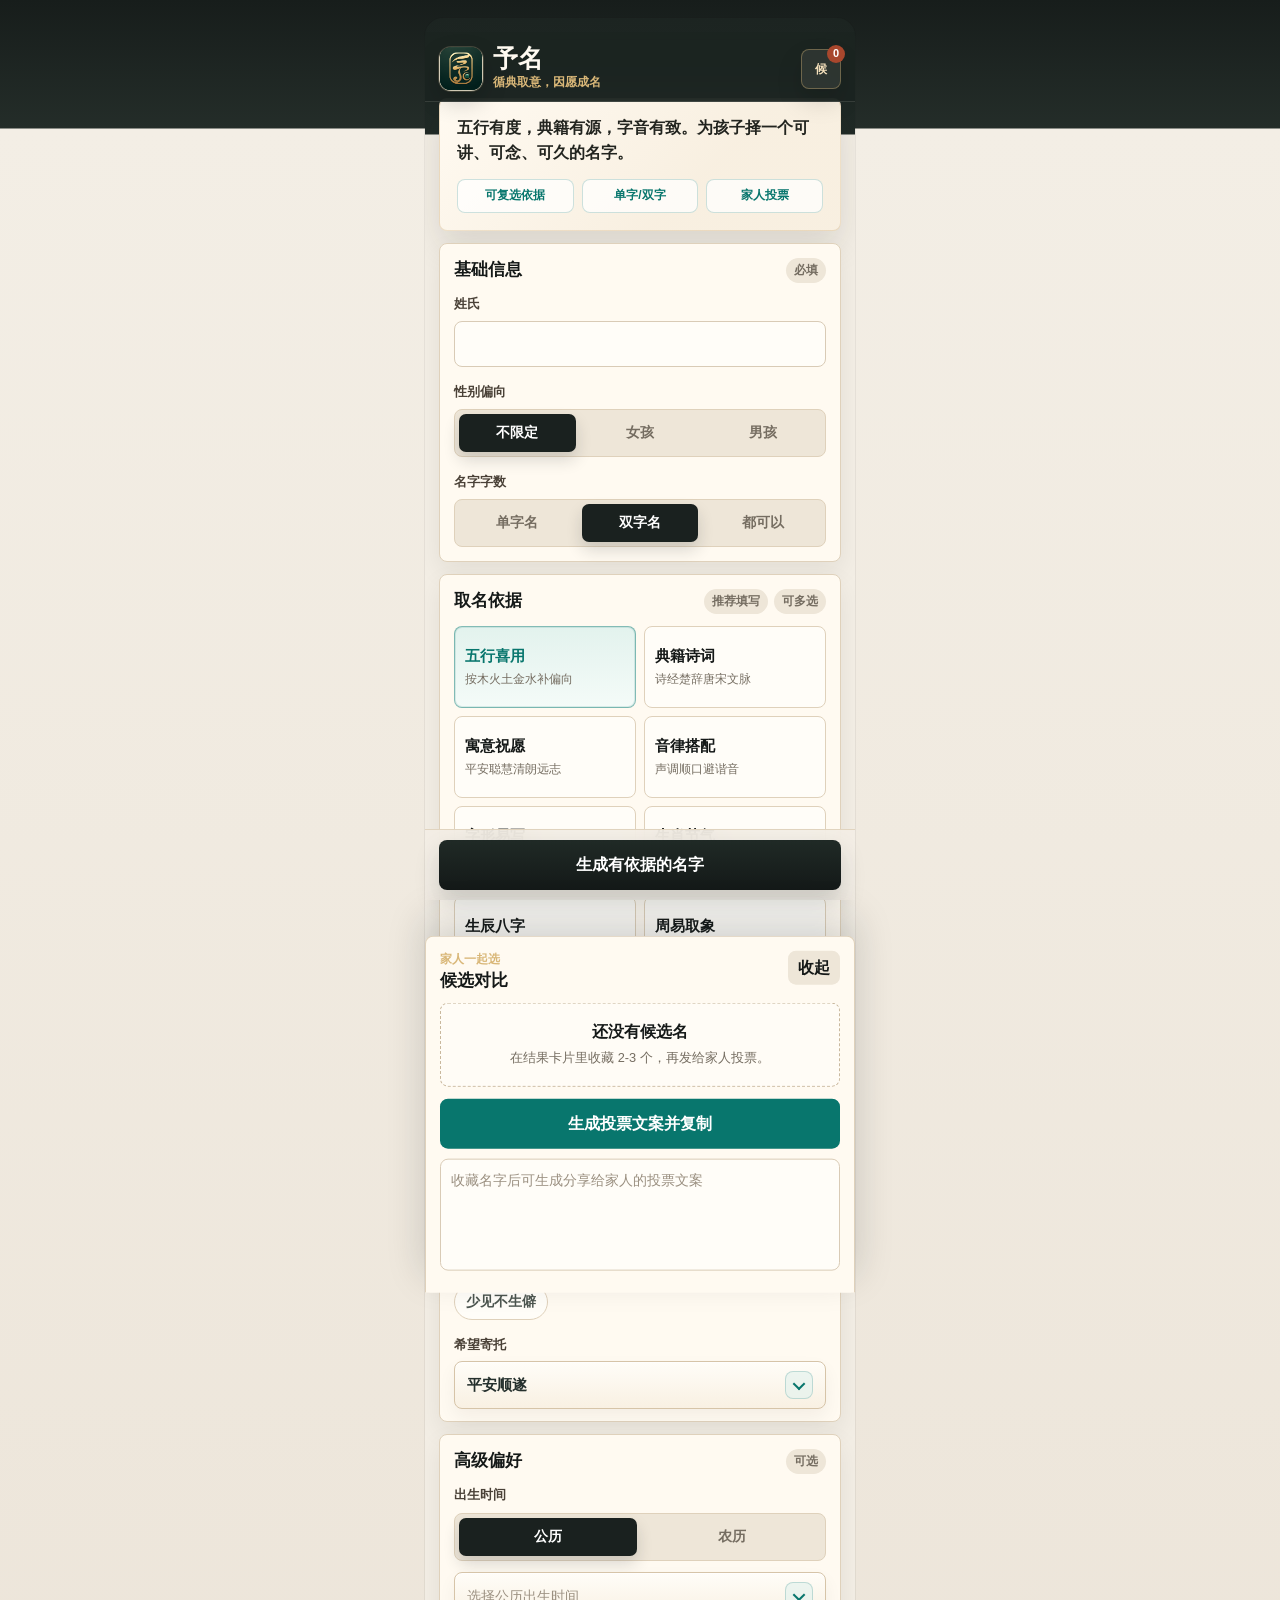
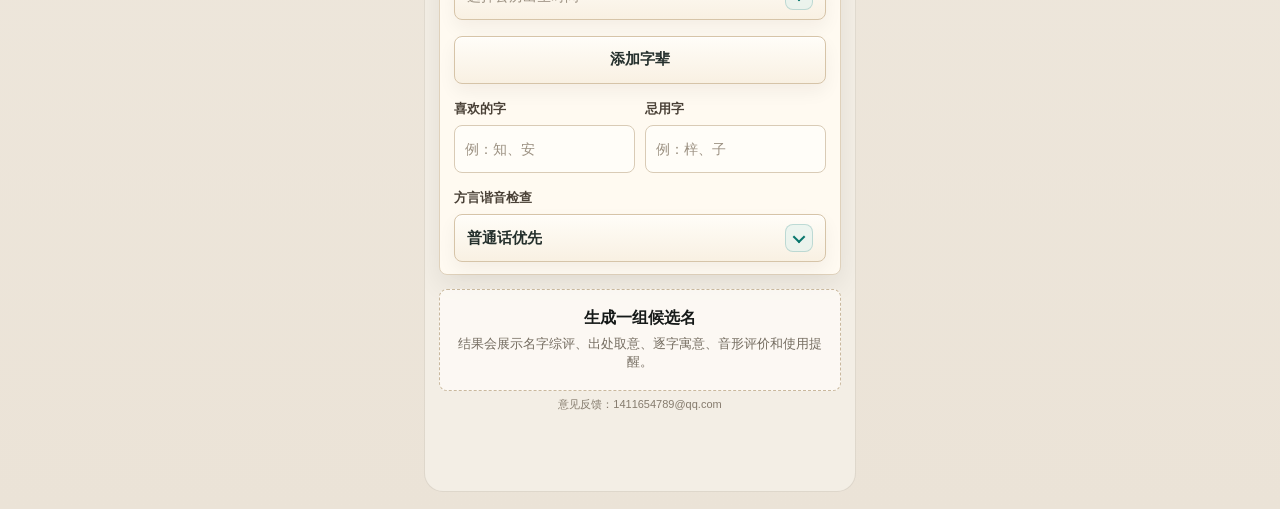
<file: index.html>
<!doctype html>
<html lang="zh-CN">
  <head>
    <meta charset="UTF-8" />
    <meta name="viewport" content="width=device-width, initial-scale=1, viewport-fit=cover" />
    <meta name="theme-color" content="#f4efe6" />
    <title>予名 - 循典取意，因愿成名</title>
    <link rel="stylesheet" href="./styles.css" />
  </head>
  <body>
    <main class="app" aria-label="予名手机取名工具">
      <header class="topbar">
        <div class="brand-lockup">
          <img class="brand-icon" src="./assets/logo-yuming-icon.png" alt="" aria-hidden="true" />
          <div class="brand-copy">
            <h1>予名</h1>
            <p class="eyebrow">循典取意，因愿成名</p>
          </div>
        </div>
        <button class="ghost-icon" type="button" aria-label="打开候选名字" id="openFavorites">
          <span id="favoriteCount">0</span>
        </button>
      </header>

      <section class="intro-panel">
        <p>五行有度，典籍有源，字音有致。为孩子择一个可讲、可念、可久的名字。</p>
        <div class="trust-row" aria-label="取名支撑点">
          <span>可复选依据</span>
          <span>单字/双字</span>
          <span>家人投票</span>
        </div>
      </section>

      <form class="naming-form" id="namingForm">
        <section class="form-section">
          <div class="section-title">
            <h2>基础信息</h2>
            <span>必填</span>
          </div>
          <label class="field">
            <span>姓氏</span>
            <input id="surname" maxlength="2" autocomplete="off" />
          </label>

          <div class="field">
            <span>性别偏向</span>
            <div class="segmented" data-group="gender">
              <button type="button" class="active" data-value="neutral">不限定</button>
              <button type="button" data-value="female">女孩</button>
              <button type="button" data-value="male">男孩</button>
            </div>
          </div>

          <div class="field">
            <span>名字字数</span>
            <div class="segmented" data-group="length">
              <button type="button" data-value="1">单字名</button>
              <button type="button" class="active" data-value="2">双字名</button>
              <button type="button" data-value="all">都可以</button>
            </div>
          </div>
        </section>

        <section class="form-section">
          <div class="section-title">
            <h2>取名依据</h2>
            <div class="section-tags" aria-label="填写提示">
              <span>推荐填写</span>
              <span>可多选</span>
            </div>
          </div>
          <div class="basis-grid" id="basisGrid" aria-label="选择取名依据">
            <button type="button" class="basis active" data-basis="wuxing">
              <strong>五行喜用</strong>
              <small>按木火土金水补偏向</small>
            </button>
            <button type="button" class="basis" data-basis="classic">
              <strong>典籍诗词</strong>
              <small>诗经楚辞唐宋文脉</small>
            </button>
            <button type="button" class="basis" data-basis="meaning">
              <strong>寓意祝愿</strong>
              <small>平安聪慧清朗远志</small>
            </button>
            <button type="button" class="basis" data-basis="sound">
              <strong>音律搭配</strong>
              <small>声调顺口避谐音</small>
            </button>
            <button type="button" class="basis" data-basis="shape">
              <strong>字形易写</strong>
              <small>结构平衡不生僻</small>
            </button>
            <button type="button" class="basis" data-basis="season">
              <strong>生肖节气</strong>
              <small>从出生时令取意象</small>
            </button>
            <button type="button" class="basis" data-basis="bazi">
              <strong>生辰八字</strong>
              <small>四柱干支与喜用合参</small>
            </button>
            <button type="button" class="basis" data-basis="yijing">
              <strong>周易取象</strong>
              <small>易经八卦象意相参</small>
            </button>
          </div>
        </section>

        <section class="form-section compact" id="wuxingPanel">
          <div class="section-title">
            <h2>五行偏向</h2>
            <span>民俗参考</span>
          </div>
          <div class="chip-row" data-chip-group="element">
            <button type="button" class="chip active" data-value="auto">自动平衡</button>
            <button type="button" class="chip" data-value="木">补木</button>
            <button type="button" class="chip" data-value="火">补火</button>
            <button type="button" class="chip" data-value="土">补土</button>
            <button type="button" class="chip" data-value="金">补金</button>
            <button type="button" class="chip" data-value="水">补水</button>
          </div>
        </section>

        <section class="form-section compact">
          <div class="section-title">
            <h2>风格与寓意</h2>
            <div class="section-tags" aria-label="填写提示">
              <span>推荐填写</span>
              <span>可多选</span>
            </div>
          </div>
          <div class="field">
            <span>名字气质</span>
            <div class="chip-row multi" id="styleChips">
              <button type="button" class="chip active" data-value="书卷气">书卷气</button>
              <button type="button" class="chip" data-value="清朗">清朗</button>
              <button type="button" class="chip" data-value="温润">温润</button>
              <button type="button" class="chip" data-value="大气">大气</button>
              <button type="button" class="chip" data-value="现代">现代</button>
              <button type="button" class="chip" data-value="少见不生僻">少见不生僻</button>
            </div>
          </div>

          <div class="field select-field">
            <span>希望寄托</span>
            <select id="wish" class="native-select-value" aria-hidden="true" tabindex="-1">
              <option value="平安">平安顺遂</option>
              <option value="聪慧">聪慧明达</option>
              <option value="远志">胸怀远志</option>
              <option value="仁爱">仁爱温厚</option>
              <option value="自由">自由开阔</option>
              <option value="清雅">清雅从容</option>
            </select>
            <button type="button" class="calendar-input calendar-trigger choice-trigger" id="wishTrigger" data-select-target="wish" aria-haspopup="dialog" aria-controls="choicePicker">
              <span class="calendar-value" id="wishTriggerText">平安顺遂</span>
              <span class="calendar-arrow" aria-hidden="true"></span>
            </button>
          </div>
        </section>

        <section class="form-section compact">
          <div class="section-title">
            <h2>高级偏好</h2>
            <span>可选</span>
          </div>
          <div class="field calendar-field">
            <span>出生时间</span>
            <div class="segmented two calendar-switch" data-group="calendarType">
              <button type="button" class="active" data-value="solar">公历</button>
              <button type="button" data-value="lunar">农历</button>
            </div>
            <button type="button" id="birthdaySolar" class="calendar-input calendar-trigger" data-value="" aria-haspopup="dialog" aria-controls="solarPicker">
              <span id="birthdaySolarText" class="calendar-value placeholder">选择公历出生时间</span>
              <span class="calendar-arrow" aria-hidden="true"></span>
            </button>
            <button type="button" id="birthdayLunar" class="calendar-input calendar-trigger" data-value="" aria-haspopup="dialog" aria-controls="lunarPicker" hidden>
              <span id="birthdayLunarText" class="calendar-value placeholder">选择农历出生时间</span>
              <span class="calendar-arrow" aria-hidden="true"></span>
            </button>
          </div>
          <div class="optional-block">
            <button type="button" class="add-option" id="toggleGeneration" aria-expanded="false">
              添加字辈
            </button>
            <div class="generation-panel" id="generationPanel" hidden>
              <div class="generation-grid">
                <label class="field generation-char-field">
                  <span>字辈用字</span>
                  <input id="generationChar" maxlength="1" placeholder="例：承" />
                </label>
                <div class="field">
                  <span>字辈位置</span>
                  <div class="segmented two" data-group="generationPosition">
                    <button type="button" class="active" data-value="first">首字</button>
                    <button type="button" data-value="second">末字</button>
                  </div>
                </div>
              </div>
            </div>
          </div>
          <div class="double-field aligned-fields">
            <label class="field">
              <span>喜欢的字</span>
              <input id="likeChars" maxlength="6" placeholder="例：知、安" />
            </label>
            <label class="field">
              <span>忌用字</span>
              <input id="avoidChars" maxlength="8" placeholder="例：梓、子" />
            </label>
          </div>
          <div class="field select-field">
            <span>方言谐音检查</span>
            <select id="region" class="native-select-value" aria-hidden="true" tabindex="-1">
              <option value="普通话优先">普通话优先</option>
              <option value="粤语检查">粤语检查</option>
              <option value="吴语检查">吴语检查</option>
              <option value="闽南语检查">闽南语检查</option>
              <option value="四川话检查">四川话检查</option>
            </select>
            <button type="button" class="calendar-input calendar-trigger choice-trigger" id="regionTrigger" data-select-target="region" aria-haspopup="dialog" aria-controls="choicePicker">
              <span class="calendar-value" id="regionTriggerText">普通话优先</span>
              <span class="calendar-arrow" aria-hidden="true"></span>
            </button>
          </div>
        </section>
      </form>

      <section class="results-section" id="resultsSection" aria-live="polite">
        <div class="results-empty">
          <strong>生成一组候选名</strong>
          <span>结果会展示名字综评、出处取意、逐字寓意、音形评价和使用提醒。</span>
        </div>
      </section>

      <section class="compare-panel" id="comparePanel" aria-label="候选名字对比">
        <div class="compare-head">
          <div>
            <p class="eyebrow">家人一起选</p>
            <h2>候选对比</h2>
          </div>
          <button type="button" class="text-button" id="closeFavorites">收起</button>
        </div>
        <div class="compare-list" id="compareList"></div>
        <button type="button" class="primary secondary" id="makePoll">生成投票文案并复制</button>
        <textarea id="pollText" readonly placeholder="收藏名字后可生成分享给家人的投票文案"></textarea>
      </section>

      <div class="picker-mask" id="solarPicker" hidden>
        <section class="picker-sheet" role="dialog" aria-modal="true" aria-labelledby="solarPickerTitle">
          <div class="picker-grip" aria-hidden="true"></div>
          <div class="picker-head">
            <div>
              <p class="eyebrow">公历时间</p>
              <h2 id="solarPickerTitle">选择出生时间</h2>
            </div>
            <button type="button" class="picker-close" id="closeSolarPicker" aria-label="关闭时间选择器">×</button>
          </div>
          <div class="picker-wheel-group date-wheel" aria-label="选择日期">
            <div class="wheel-column">
              <span>年</span>
              <div class="wheel-list" id="solarYearList"></div>
            </div>
            <div class="wheel-column">
              <span>月</span>
              <div class="wheel-list" id="solarMonthList"></div>
            </div>
            <div class="wheel-column">
              <span>日</span>
              <div class="wheel-list" id="solarDayList"></div>
            </div>
          </div>
          <div class="picker-wheel-group time-wheel" aria-label="选择时间">
            <div class="wheel-column">
              <span>时</span>
              <div class="wheel-list" id="solarHourList"></div>
            </div>
            <div class="wheel-column">
              <span>分</span>
              <div class="wheel-list" id="solarMinuteList"></div>
            </div>
          </div>
          <div class="picker-preview" id="solarPickerPreview"></div>
          <div class="picker-actions">
            <button type="button" class="outline" id="clearSolarPicker">清空</button>
            <button type="button" class="primary" id="confirmSolarPicker">确认时间</button>
          </div>
        </section>
      </div>

      <div class="picker-mask" id="lunarPicker" hidden>
        <section class="picker-sheet" role="dialog" aria-modal="true" aria-labelledby="lunarPickerTitle">
          <div class="picker-grip" aria-hidden="true"></div>
          <div class="picker-head">
            <div>
              <p class="eyebrow">农历时间</p>
              <h2 id="lunarPickerTitle">选择出生时间</h2>
            </div>
            <button type="button" class="picker-close" id="closeLunarPicker" aria-label="关闭农历时间选择器">×</button>
          </div>
          <div class="picker-wheel-group date-wheel" aria-label="选择农历日期">
            <div class="wheel-column">
              <span>年</span>
              <div class="wheel-list" id="lunarYearList"></div>
            </div>
            <div class="wheel-column">
              <span>月</span>
              <div class="wheel-list" id="lunarMonthList"></div>
            </div>
            <div class="wheel-column">
              <span>日</span>
              <div class="wheel-list" id="lunarDayList"></div>
            </div>
          </div>
          <div class="picker-wheel-group lunar-time-wheel" aria-label="选择时辰">
            <div class="wheel-column">
              <span>时辰</span>
              <div class="wheel-list" id="lunarHourList"></div>
            </div>
          </div>
          <div class="picker-preview" id="lunarPickerPreview"></div>
          <div class="picker-actions">
            <button type="button" class="outline" id="clearLunarPicker">清空</button>
            <button type="button" class="primary" id="confirmLunarPicker">确认时间</button>
          </div>
        </section>
      </div>

      <div class="picker-mask" id="choicePicker" hidden>
        <section class="picker-sheet choice-sheet" role="dialog" aria-modal="true" aria-labelledby="choicePickerTitle">
          <div class="picker-grip" aria-hidden="true"></div>
          <div class="picker-head">
            <div>
              <p class="eyebrow" id="choicePickerEyebrow">选项</p>
              <h2 id="choicePickerTitle">选择内容</h2>
            </div>
            <button type="button" class="picker-close" id="closeChoicePicker" aria-label="关闭选择器">×</button>
          </div>
          <div class="choice-list" id="choicePickerList"></div>
        </section>
      </div>

      <footer class="site-footnote">意见反馈：1411654789@qq.com</footer>

      <div class="bottom-action">
        <button type="submit" form="namingForm" class="primary" id="generateBtn">生成有依据的名字</button>
        <button type="button" class="reset-preferences" id="resetPreferencesBtn" hidden>重新选择</button>
      </div>
    </main>

    <script src="./app.js"></script>
  </body>
</html>
</file>
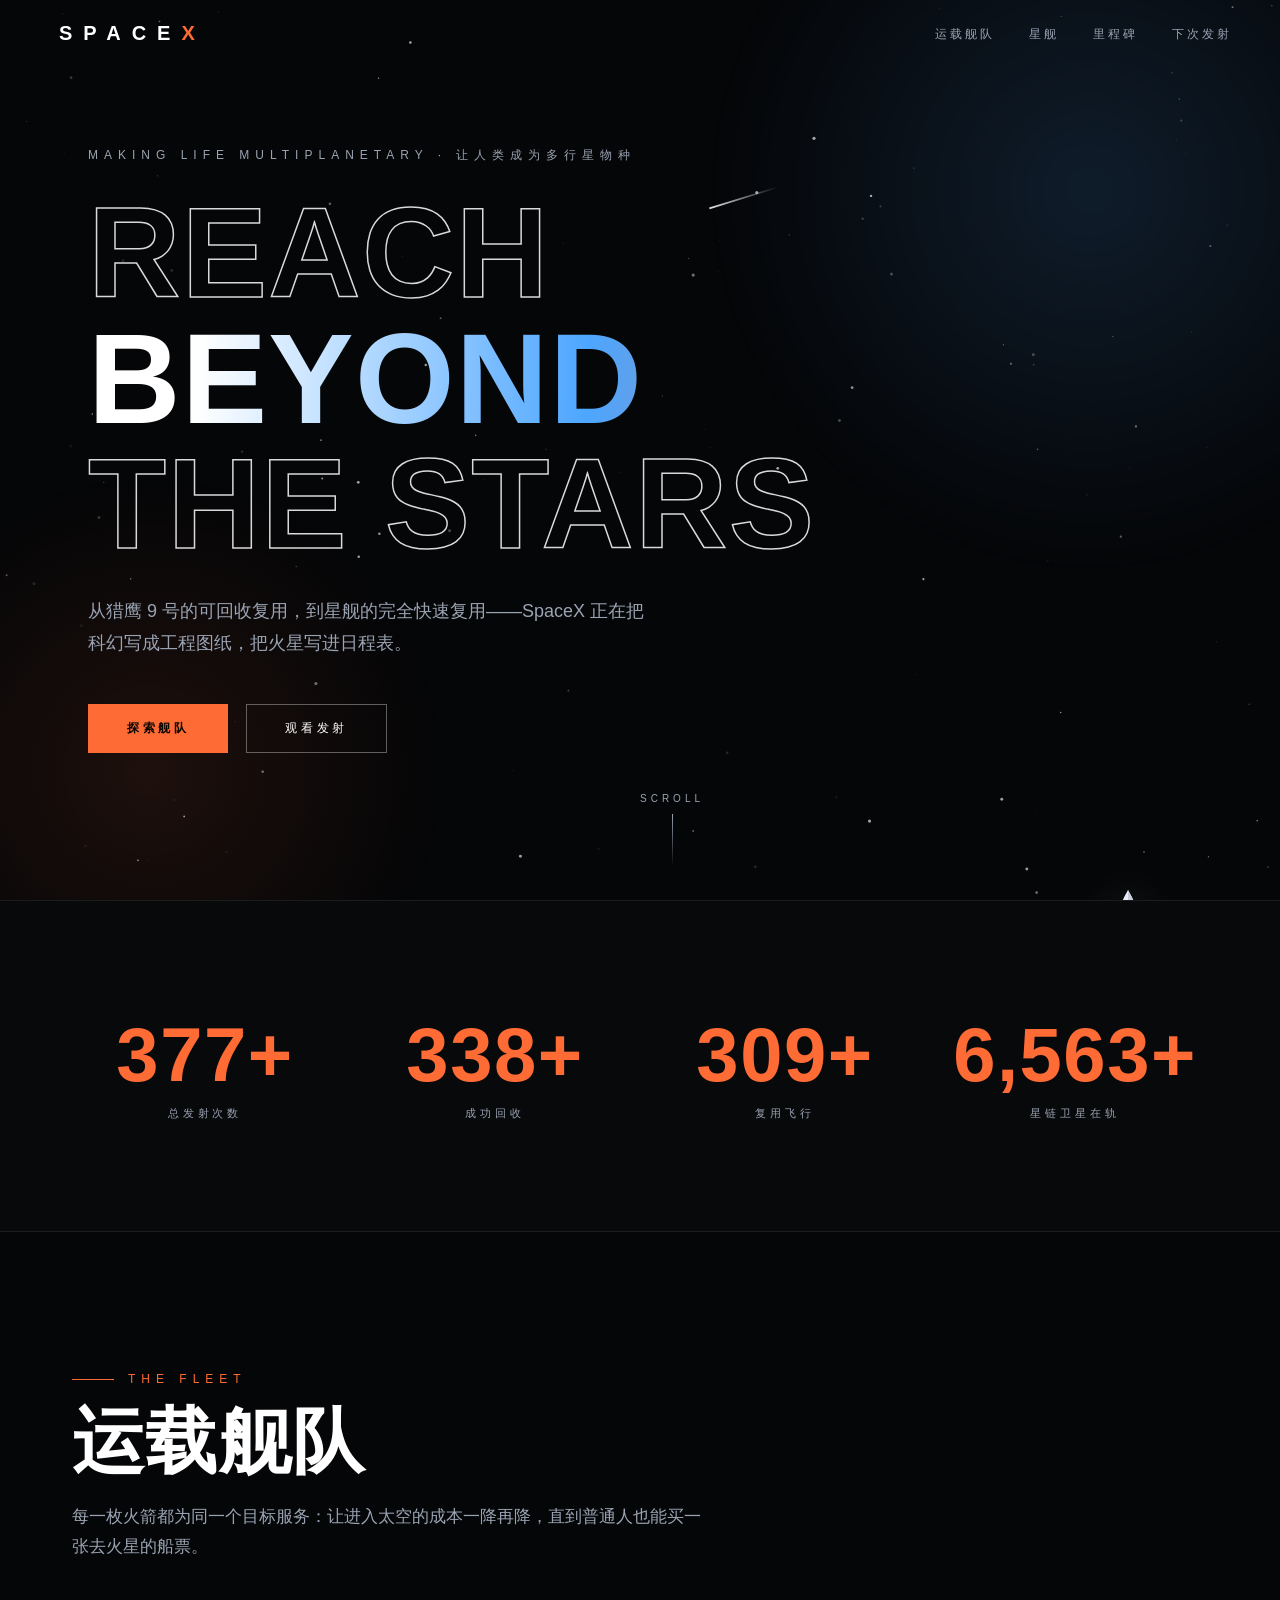
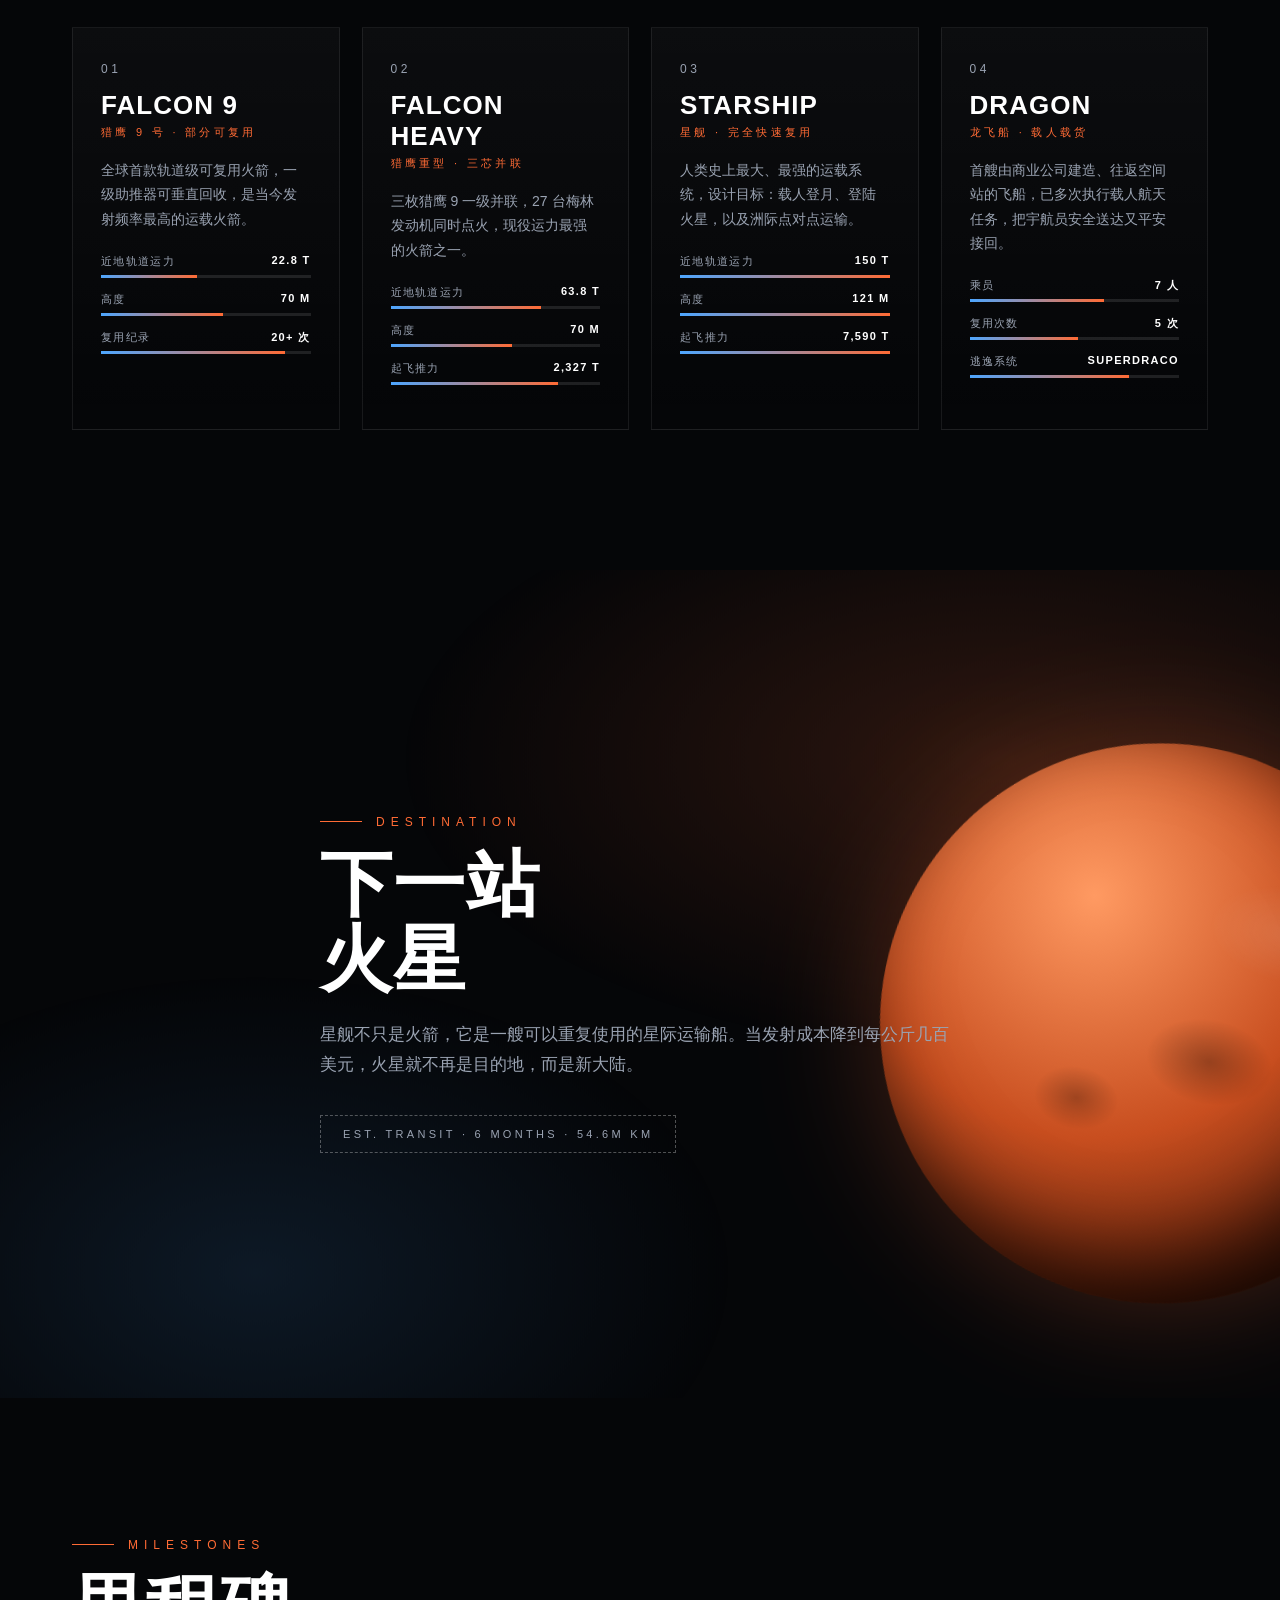
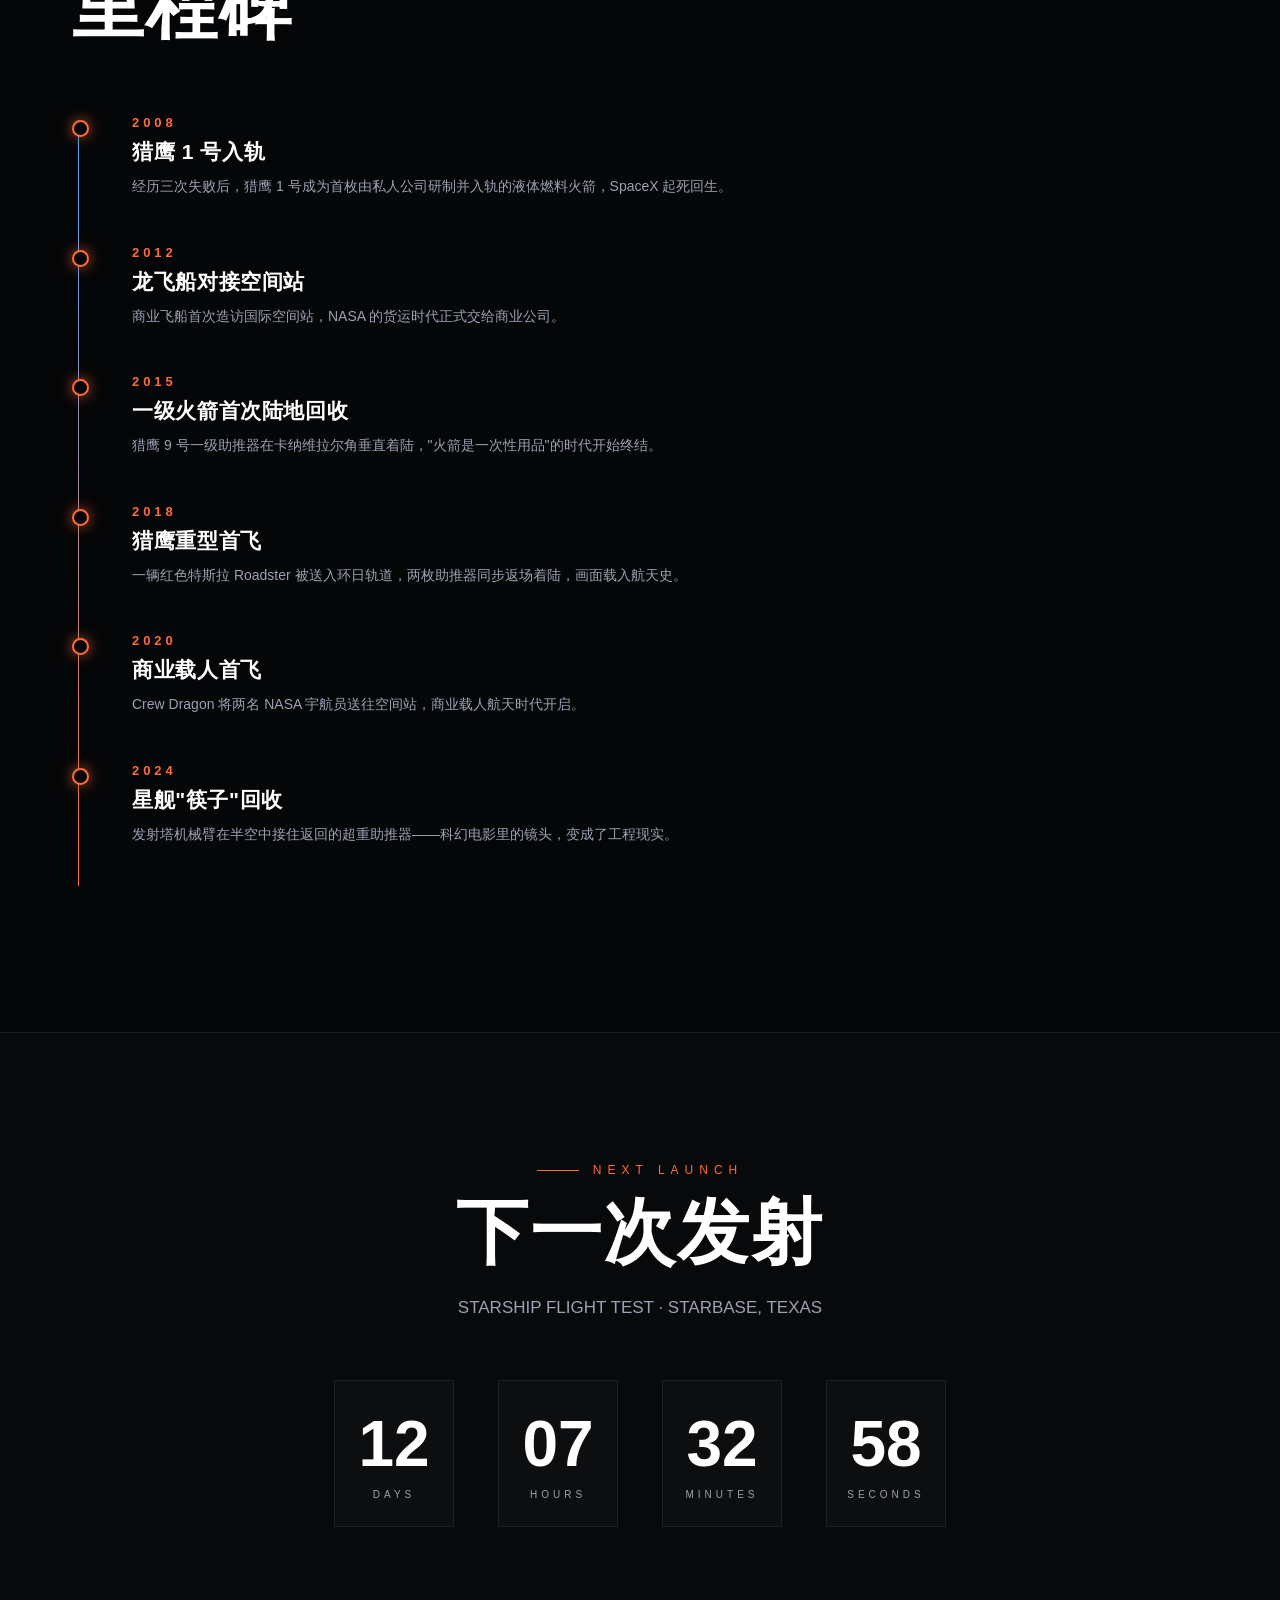
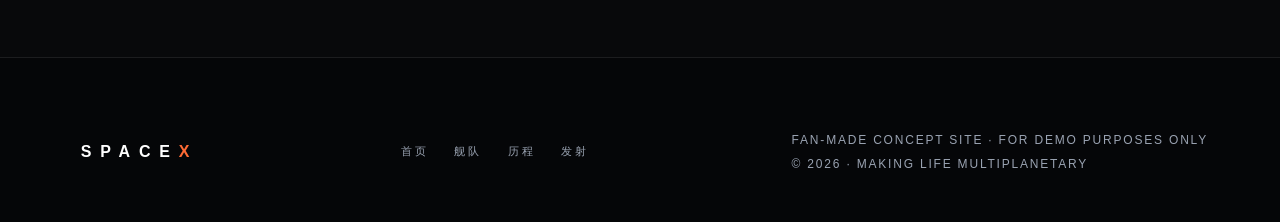
<file: spacex-landing-page/index.html>
<!DOCTYPE html>
<html lang="zh-CN">
<head>
<meta charset="UTF-8">
<meta name="viewport" content="width=device-width, initial-scale=1.0">
<title>SPACEX — Making Life Multiplanetary</title>
<style>
  :root{
    --bg:#050608;
    --bg2:#0a0d14;
    --fg:#ffffff;
    --dim:#9aa3b2;
    --accent:#ff6b35;
    --accent2:#4da6ff;
    --line:rgba(255,255,255,.08);
  }
  *{margin:0;padding:0;box-sizing:border-box}
  html{scroll-behavior:smooth}
  body{
    background:var(--bg);
    color:var(--fg);
    font-family:"Helvetica Neue",Helvetica,"PingFang SC","Microsoft YaHei",Arial,sans-serif;
    overflow-x:hidden;
    -webkit-font-smoothing:antialiased;
  }
  ::selection{background:var(--accent);color:#000}

  /* ---------- 星空画布 ---------- */
  #stars{position:fixed;inset:0;z-index:0;pointer-events:none}

  /* ---------- 导航 ---------- */
  nav{
    position:fixed;top:0;left:0;right:0;z-index:100;
    display:flex;align-items:center;justify-content:space-between;
    padding:22px 48px;
    transition:background .4s,backdrop-filter .4s,padding .4s;
  }
  nav.scrolled{background:rgba(5,6,8,.72);backdrop-filter:blur(14px);padding:14px 48px;border-bottom:1px solid var(--line)}
  .logo{font-weight:800;letter-spacing:.55em;font-size:20px;text-indent:.55em}
  .logo em{font-style:normal;color:var(--accent)}
  .nav-links{display:flex;gap:34px;list-style:none}
  .nav-links a{
    color:var(--dim);text-decoration:none;font-size:12px;letter-spacing:.25em;
    text-transform:uppercase;position:relative;transition:color .3s;
  }
  .nav-links a::after{
    content:"";position:absolute;left:0;bottom:-6px;width:0;height:1px;
    background:var(--accent);transition:width .3s;
  }
  .nav-links a:hover{color:#fff}
  .nav-links a:hover::after{width:100%}
  @media(max-width:820px){.nav-links{display:none}}

  /* ---------- 通用 section ---------- */
  section{position:relative;z-index:1}
  .wrap{max-width:1200px;margin:0 auto;padding:0 32px}
  .kicker{
    color:var(--accent);font-size:12px;letter-spacing:.5em;text-transform:uppercase;
    display:flex;align-items:center;gap:14px;
  }
  .kicker::before{content:"";width:42px;height:1px;background:var(--accent)}
  h2.title{
    font-size:clamp(38px,6vw,72px);font-weight:800;letter-spacing:.02em;
    line-height:1.05;margin:18px 0 22px;text-transform:uppercase;
  }
  .sub{color:var(--dim);font-size:17px;line-height:1.8;max-width:640px}

  /* 滚动显现 */
  .reveal{opacity:0;transform:translateY(46px);transition:opacity .9s cubic-bezier(.2,.7,.2,1),transform .9s cubic-bezier(.2,.7,.2,1)}
  .reveal.in{opacity:1;transform:none}

  /* ---------- HERO ---------- */
  #hero{
    min-height:100vh;display:flex;flex-direction:column;justify-content:center;
    position:relative;overflow:hidden;
  }
  #hero .glow{
    position:absolute;width:900px;height:900px;border-radius:50%;
    background:radial-gradient(circle,rgba(77,166,255,.14),transparent 60%);
    top:-260px;right:-260px;filter:blur(10px);
  }
  #hero .glow2{
    position:absolute;width:700px;height:700px;border-radius:50%;
    background:radial-gradient(circle,rgba(255,107,53,.10),transparent 60%);
    bottom:-220px;left:-200px;
  }
  .hero-inner{position:relative;padding:0 48px;max-width:1200px;margin:0 auto;width:100%}
  .hero-tag{color:var(--dim);letter-spacing:.5em;font-size:12px;text-transform:uppercase;margin-bottom:26px;animation:fadeUp 1s .2s both}
  h1{
    font-size:clamp(52px,10vw,132px);font-weight:900;line-height:.98;
    letter-spacing:.01em;text-transform:uppercase;animation:fadeUp 1s .4s both;
  }
  h1 .stroke{
    color:transparent;-webkit-text-stroke:1.5px rgba(255,255,255,.85);
  }
  h1 .grad{
    background:linear-gradient(92deg,#fff 10%,var(--accent2) 45%,var(--accent) 90%);
    -webkit-background-clip:text;background-clip:text;color:transparent;
    background-size:200% 100%;animation:shine 6s linear infinite;
  }
  @keyframes shine{to{background-position:200% 0}}
  .hero-sub{margin-top:28px;color:var(--dim);font-size:18px;max-width:560px;line-height:1.8;animation:fadeUp 1s .6s both}
  .hero-cta{margin-top:44px;display:flex;gap:18px;flex-wrap:wrap;animation:fadeUp 1s .8s both}
  .btn{
    display:inline-block;padding:15px 38px;font-size:12px;letter-spacing:.3em;
    text-transform:uppercase;text-decoration:none;transition:.35s;cursor:pointer;
    border:1px solid rgba(255,255,255,.35);color:#fff;background:transparent;
  }
  .btn:hover{background:#fff;color:#000;border-color:#fff}
  .btn.solid{background:var(--accent);border-color:var(--accent);color:#0a0500;font-weight:700}
  .btn.solid:hover{background:#ff8557;border-color:#ff8557;color:#000}
  @keyframes fadeUp{from{opacity:0;transform:translateY(34px)}to{opacity:1;transform:none}}

  /* 火箭 */
  .rocket{
    position:absolute;right:9%;bottom:-140px;width:74px;z-index:2;
    animation:hover 5s ease-in-out infinite;filter:drop-shadow(0 0 24px rgba(255,255,255,.15));
  }
  @keyframes hover{0%,100%{transform:translateY(0) rotate(45deg)}50%{transform:translateY(-26px) rotate(45deg)}}
  .flame{
    position:absolute;left:50%;bottom:-58px;transform:translateX(-50%);
    width:16px;height:60px;border-radius:50% 50% 50% 50%/60% 60% 40% 40%;
    background:linear-gradient(to bottom,#fff,#ffd166 30%,var(--accent) 65%,transparent);
    filter:blur(2px);transform-origin:top;
    animation:flick .12s infinite alternate;
  }
  @keyframes flick{from{transform:translateX(-50%) scaleY(.85) scaleX(1)}to{transform:translateX(-50%) scaleY(1.15) scaleX(.8)}}
  @media(max-width:900px){.rocket{display:none}}

  .scroll-hint{
    position:absolute;bottom:34px;left:50%;transform:translateX(-50%);
    color:var(--dim);font-size:10px;letter-spacing:.4em;text-transform:uppercase;
    display:flex;flex-direction:column;align-items:center;gap:10px;animation:fadeUp 1s 1.2s both;
  }
  .scroll-hint .bar{width:1px;height:52px;background:linear-gradient(var(--dim),transparent);overflow:hidden;position:relative}
  .scroll-hint .bar::after{content:"";position:absolute;top:-20px;left:0;width:1px;height:20px;background:#fff;animation:drip 1.6s infinite}
  @keyframes drip{to{top:60px}}

  /* ---------- 数据统计 ---------- */
  #stats{padding:110px 0;border-top:1px solid var(--line);border-bottom:1px solid var(--line);background:rgba(255,255,255,.015)}
  .stats-grid{display:grid;grid-template-columns:repeat(4,1fr);gap:24px;text-align:center}
  @media(max-width:820px){.stats-grid{grid-template-columns:repeat(2,1fr)}}
  .stat .num{font-size:clamp(44px,6vw,76px);font-weight:900;letter-spacing:.02em}
  .stat .num span{color:var(--accent)}
  .stat .lbl{margin-top:8px;color:var(--dim);font-size:11px;letter-spacing:.35em;text-transform:uppercase}

  /* ---------- 火箭卡片 ---------- */
  #fleet{padding:140px 0}
  .cards{display:grid;grid-template-columns:repeat(auto-fit,minmax(255px,1fr));gap:22px;margin-top:64px}
  .card{
    position:relative;border:1px solid var(--line);background:linear-gradient(180deg,rgba(255,255,255,.03),rgba(255,255,255,0));
    padding:34px 28px 30px;overflow:hidden;transition:transform .45s cubic-bezier(.2,.7,.2,1),border-color .45s;
  }
  .card::before{
    content:"";position:absolute;inset:0;
    background:radial-gradient(420px circle at var(--mx,50%) var(--my,0%),rgba(77,166,255,.12),transparent 55%);
    opacity:0;transition:opacity .4s;
  }
  .card:hover{transform:translateY(-10px);border-color:rgba(255,255,255,.25)}
  .card:hover::before{opacity:1}
  .card .idx{font-size:12px;color:var(--dim);letter-spacing:.3em}
  .card h3{font-size:26px;font-weight:800;margin:14px 0 4px;text-transform:uppercase;letter-spacing:.04em}
  .card .role{color:var(--accent);font-size:11px;letter-spacing:.3em;text-transform:uppercase}
  .card p{color:var(--dim);font-size:14px;line-height:1.75;margin:18px 0 22px;min-height:74px}
  .spec{margin-bottom:14px}
  .spec .row{display:flex;justify-content:space-between;font-size:11px;letter-spacing:.12em;color:var(--dim);margin-bottom:6px;text-transform:uppercase}
  .spec .row b{color:#fff}
  .meter{height:3px;background:rgba(255,255,255,.1);overflow:hidden}
  .meter i{display:block;height:100%;width:0;background:linear-gradient(90deg,var(--accent2),var(--accent));transition:width 1.4s cubic-bezier(.2,.7,.2,1)}
  .in .meter i{width:var(--w)}

  /* ---------- STARSHIP 大横幅 ---------- */
  #starship{min-height:92vh;display:flex;align-items:center;overflow:hidden;position:relative}
  #starship .bg{
    position:absolute;inset:-12% 0;
    background:
      radial-gradient(1000px 500px at 78% 30%,rgba(255,107,53,.16),transparent 60%),
      radial-gradient(800px 500px at 20% 80%,rgba(77,166,255,.12),transparent 60%);
    will-change:transform;
  }
  .mars{
    position:absolute;right:-160px;top:50%;width:min(560px,60vw);aspect-ratio:1;border-radius:50%;
    transform:translateY(-50%);
    background:
      radial-gradient(circle at 34% 30%,#ff9a62,#c84e1f 45%,#5e1f0a 78%,#2a0d04);
    box-shadow:inset -40px -30px 90px rgba(0,0,0,.75),0 0 120px rgba(255,107,53,.25);
    will-change:transform;
  }
  .mars::after{
    content:"";position:absolute;inset:0;border-radius:50%;
    background:
      radial-gradient(90px 60px at 60% 55%,rgba(0,0,0,.28),transparent 70%),
      radial-gradient(60px 44px at 38% 66%,rgba(0,0,0,.24),transparent 70%),
      radial-gradient(120px 70px at 70% 30%,rgba(255,255,255,.10),transparent 70%);
  }
  #starship .wrap{position:relative}
  .orbit-tag{
    display:inline-block;margin-top:34px;padding:12px 22px;border:1px dashed rgba(255,255,255,.3);
    color:var(--dim);font-size:11px;letter-spacing:.3em;text-transform:uppercase;
  }

  /* ---------- 时间线 ---------- */
  #timeline{padding:140px 0}
  .tl{margin-top:70px;position:relative;padding-left:34px}
  .tl::before{content:"";position:absolute;left:6px;top:6px;bottom:6px;width:1px;background:linear-gradient(var(--accent2),var(--accent))}
  .tl-item{position:relative;padding:0 0 46px 26px}
  .tl-item::before{
    content:"";position:absolute;left:-34px;top:5px;width:13px;height:13px;border-radius:50%;
    background:var(--bg);border:2px solid var(--accent);box-shadow:0 0 14px rgba(255,107,53,.7);
  }
  .tl-item .year{font-size:13px;color:var(--accent);letter-spacing:.3em;font-weight:700}
  .tl-item h4{font-size:21px;margin:8px 0 8px;letter-spacing:.03em}
  .tl-item p{color:var(--dim);font-size:14px;line-height:1.75;max-width:620px}

  /* ---------- 倒计时 ---------- */
  #countdown{padding:130px 0;text-align:center;border-top:1px solid var(--line);border-bottom:1px solid var(--line);background:rgba(255,255,255,.015)}
  .cd-grid{display:flex;justify-content:center;gap:clamp(14px,4vw,44px);margin-top:56px;flex-wrap:wrap}
  .cd-cell{min-width:120px;padding:26px 10px;border:1px solid var(--line);background:rgba(255,255,255,.02)}
  .cd-cell .v{font-size:clamp(38px,6vw,64px);font-weight:900;font-variant-numeric:tabular-nums}
  .cd-cell .k{margin-top:8px;color:var(--dim);font-size:10px;letter-spacing:.4em;text-transform:uppercase}

  /* ---------- 页脚 ---------- */
  footer{padding:70px 0 46px;position:relative;z-index:1}
  .foot{display:flex;justify-content:space-between;align-items:center;flex-wrap:wrap;gap:20px}
  .foot .note{color:var(--dim);font-size:12px;letter-spacing:.15em;line-height:2}
  .foot .links{display:flex;gap:26px}
  .foot .links a{color:var(--dim);font-size:11px;letter-spacing:.25em;text-transform:uppercase;text-decoration:none;transition:color .3s}
  .foot .links a:hover{color:#fff}
</style>
</head>
<body>

<canvas id="stars"></canvas>

<nav id="nav">
  <div class="logo">SPACE<em>X</em></div>
  <ul class="nav-links">
    <li><a href="#fleet">运载舰队</a></li>
    <li><a href="#starship">星舰</a></li>
    <li><a href="#timeline">里程碑</a></li>
    <li><a href="#countdown">下次发射</a></li>
  </ul>
</nav>

<!-- HERO -->
<section id="hero">
  <div class="glow"></div>
  <div class="glow2"></div>

  <div class="rocket" aria-hidden="true">
    <svg viewBox="0 0 74 150" width="74" height="150">
      <path d="M37 4 C48 22 52 44 52 74 L52 108 L22 108 L22 74 C22 44 26 22 37 4 Z" fill="#e8ecf3"/>
      <path d="M37 4 C48 22 52 44 52 74 L52 108 L37 108 Z" fill="#c6cedd"/>
      <circle cx="37" cy="46" r="9" fill="#0a0d14" stroke="#4da6ff" stroke-width="2"/>
      <path d="M22 84 L6 116 L22 108 Z" fill="#ff6b35"/>
      <path d="M52 84 L68 116 L52 108 Z" fill="#ff6b35"/>
      <rect x="30" y="108" width="14" height="8" fill="#8b95a8"/>
    </svg>
    <div class="flame"></div>
  </div>

  <div class="hero-inner">
    <div class="hero-tag">Making Life Multiplanetary · 让人类成为多行星物种</div>
    <h1>
      <span class="stroke">REACH</span><br>
      <span class="grad">BEYOND</span><br>
      <span class="stroke">THE STARS</span>
    </h1>
    <p class="hero-sub">从猎鹰 9 号的可回收复用，到星舰的完全快速复用——SpaceX 正在把科幻写成工程图纸，把火星写进日程表。</p>
    <div class="hero-cta">
      <a class="btn solid" href="#fleet">探索舰队</a>
      <a class="btn" href="#countdown">观看发射</a>
    </div>
  </div>

  <div class="scroll-hint">SCROLL<span class="bar"></span></div>
</section>

<!-- STATS -->
<section id="stats">
  <div class="wrap">
    <div class="stats-grid">
      <div class="stat reveal"><div class="num"><span data-count="400">0</span><span>+</span></div><div class="lbl">总发射次数</div></div>
      <div class="stat reveal"><div class="num"><span data-count="360">0</span><span>+</span></div><div class="lbl">成功回收</div></div>
      <div class="stat reveal"><div class="num"><span data-count="330">0</span><span>+</span></div><div class="lbl">复用飞行</div></div>
      <div class="stat reveal"><div class="num"><span data-count="7000">0</span><span>+</span></div><div class="lbl">星链卫星在轨</div></div>
    </div>
  </div>
</section>

<!-- FLEET -->
<section id="fleet">
  <div class="wrap">
    <div class="kicker reveal">The Fleet</div>
    <h2 class="title reveal">运载舰队</h2>
    <p class="sub reveal">每一枚火箭都为同一个目标服务：让进入太空的成本一降再降，直到普通人也能买一张去火星的船票。</p>

    <div class="cards">
      <div class="card reveal">
        <div class="idx">01</div>
        <h3>Falcon 9</h3>
        <div class="role">猎鹰 9 号 · 部分可复用</div>
        <p>全球首款轨道级可复用火箭，一级助推器可垂直回收，是当今发射频率最高的运载火箭。</p>
        <div class="spec"><div class="row"><span>近地轨道运力</span><b>22.8 t</b></div><div class="meter"><i style="--w:46%"></i></div></div>
        <div class="spec"><div class="row"><span>高度</span><b>70 m</b></div><div class="meter"><i style="--w:58%"></i></div></div>
        <div class="spec"><div class="row"><span>复用纪录</span><b>20+ 次</b></div><div class="meter"><i style="--w:88%"></i></div></div>
      </div>

      <div class="card reveal">
        <div class="idx">02</div>
        <h3>Falcon Heavy</h3>
        <div class="role">猎鹰重型 · 三芯并联</div>
        <p>三枚猎鹰 9 一级并联，27 台梅林发动机同时点火，现役运力最强的火箭之一。</p>
        <div class="spec"><div class="row"><span>近地轨道运力</span><b>63.8 t</b></div><div class="meter"><i style="--w:72%"></i></div></div>
        <div class="spec"><div class="row"><span>高度</span><b>70 m</b></div><div class="meter"><i style="--w:58%"></i></div></div>
        <div class="spec"><div class="row"><span>起飞推力</span><b>2,327 t</b></div><div class="meter"><i style="--w:80%"></i></div></div>
      </div>

      <div class="card reveal">
        <div class="idx">03</div>
        <h3>Starship</h3>
        <div class="role">星舰 · 完全快速复用</div>
        <p>人类史上最大、最强的运载系统，设计目标：载人登月、登陆火星，以及洲际点对点运输。</p>
        <div class="spec"><div class="row"><span>近地轨道运力</span><b>150 t</b></div><div class="meter"><i style="--w:100%"></i></div></div>
        <div class="spec"><div class="row"><span>高度</span><b>121 m</b></div><div class="meter"><i style="--w:100%"></i></div></div>
        <div class="spec"><div class="row"><span>起飞推力</span><b>7,590 t</b></div><div class="meter"><i style="--w:100%"></i></div></div>
      </div>

      <div class="card reveal">
        <div class="idx">04</div>
        <h3>Dragon</h3>
        <div class="role">龙飞船 · 载人载货</div>
        <p>首艘由商业公司建造、往返空间站的飞船，已多次执行载人航天任务，把宇航员安全送达又平安接回。</p>
        <div class="spec"><div class="row"><span>乘员</span><b>7 人</b></div><div class="meter"><i style="--w:64%"></i></div></div>
        <div class="spec"><div class="row"><span>复用次数</span><b>5 次</b></div><div class="meter"><i style="--w:52%"></i></div></div>
        <div class="spec"><div class="row"><span>逃逸系统</span><b>SuperDraco</b></div><div class="meter"><i style="--w:76%"></i></div></div>
      </div>
    </div>
  </div>
</section>

<!-- STARSHIP -->
<section id="starship">
  <div class="bg" id="starshipBg"></div>
  <div class="mars" id="mars"></div>
  <div class="wrap">
    <div class="kicker reveal">Destination</div>
    <h2 class="title reveal">下一站<br>火星</h2>
    <p class="sub reveal">星舰不只是火箭，它是一艘可以重复使用的星际运输船。当发射成本降到每公斤几百美元，火星就不再是目的地，而是新大陆。</p>
    <div class="orbit-tag reveal">EST. TRANSIT · 6 MONTHS · 54.6M KM</div>
  </div>
</section>

<!-- TIMELINE -->
<section id="timeline">
  <div class="wrap">
    <div class="kicker reveal">Milestones</div>
    <h2 class="title reveal">里程碑</h2>
    <div class="tl">
      <div class="tl-item reveal"><div class="year">2008</div><h4>猎鹰 1 号入轨</h4><p>经历三次失败后，猎鹰 1 号成为首枚由私人公司研制并入轨的液体燃料火箭，SpaceX 起死回生。</p></div>
      <div class="tl-item reveal"><div class="year">2012</div><h4>龙飞船对接空间站</h4><p>商业飞船首次造访国际空间站，NASA 的货运时代正式交给商业公司。</p></div>
      <div class="tl-item reveal"><div class="year">2015</div><h4>一级火箭首次陆地回收</h4><p>猎鹰 9 号一级助推器在卡纳维拉尔角垂直着陆，"火箭是一次性用品"的时代开始终结。</p></div>
      <div class="tl-item reveal"><div class="year">2018</div><h4>猎鹰重型首飞</h4><p>一辆红色特斯拉 Roadster 被送入环日轨道，两枚助推器同步返场着陆，画面载入航天史。</p></div>
      <div class="tl-item reveal"><div class="year">2020</div><h4>商业载人首飞</h4><p>Crew Dragon 将两名 NASA 宇航员送往空间站，商业载人航天时代开启。</p></div>
      <div class="tl-item reveal"><div class="year">2024</div><h4>星舰"筷子"回收</h4><p>发射塔机械臂在半空中接住返回的超重助推器——科幻电影里的镜头，变成了工程现实。</p></div>
    </div>
  </div>
</section>

<!-- COUNTDOWN -->
<section id="countdown">
  <div class="wrap">
    <div class="kicker reveal" style="justify-content:center">Next Launch</div>
    <h2 class="title reveal">下一次发射</h2>
    <p class="sub reveal" style="margin:0 auto">STARSHIP FLIGHT TEST · STARBASE, TEXAS</p>
    <div class="cd-grid reveal">
      <div class="cd-cell"><div class="v" id="cdD">00</div><div class="k">Days</div></div>
      <div class="cd-cell"><div class="v" id="cdH">00</div><div class="k">Hours</div></div>
      <div class="cd-cell"><div class="v" id="cdM">00</div><div class="k">Minutes</div></div>
      <div class="cd-cell"><div class="v" id="cdS">00</div><div class="k">Seconds</div></div>
    </div>
  </div>
</section>

<footer>
  <div class="wrap foot">
    <div class="logo" style="font-size:16px">SPACE<em>X</em></div>
    <div class="links">
      <a href="#hero">首页</a><a href="#fleet">舰队</a><a href="#timeline">历程</a><a href="#countdown">发射</a>
    </div>
    <div class="note">FAN-MADE CONCEPT SITE · FOR DEMO PURPOSES ONLY<br>© 2026 · MAKING LIFE MULTIPLANETARY</div>
  </div>
</footer>

<script>
/* ================= 星空 ================= */
(function(){
  const cv=document.getElementById('stars'),ctx=cv.getContext('2d');
  let W,H,stars=[],shoots=[];
  function resize(){
    W=cv.width=innerWidth;H=cv.height=innerHeight;
    stars=Array.from({length:Math.min(260,W*H/9000)},()=>({
      x:Math.random()*W,y:Math.random()*H,
      r:Math.random()*1.4+.2,
      p:Math.random()*Math.PI*2,
      s:.008+Math.random()*.02,
      d:Math.random()*.6+.2
    }));
  }
  addEventListener('resize',resize);resize();
  let mx=0,my=0;
  addEventListener('mousemove',e=>{mx=(e.clientX/W-.5);my=(e.clientY/H-.5);});
  function spawnShoot(){
    shoots.push({x:Math.random()*W*.8+W*.1,y:Math.random()*H*.3,vx:-(4+Math.random()*5),vy:2+Math.random()*2,life:1});
    setTimeout(spawnShoot,2500+Math.random()*5000);
  }
  setTimeout(spawnShoot,1800);
  (function loop(){
    ctx.clearRect(0,0,W,H);
    for(const s of stars){
      s.p+=s.s;
      const a=.35+Math.sin(s.p)*.3;
      ctx.globalAlpha=Math.max(0,a);
      ctx.fillStyle='#fff';
      ctx.beginPath();
      ctx.arc(s.x+mx*30*s.d,s.y+my*30*s.d,s.r,0,7);
      ctx.fill();
    }
    ctx.globalAlpha=1;
    for(let i=shoots.length-1;i>=0;i--){
      const sh=shoots[i];
      sh.x+=sh.vx;sh.y+=sh.vy;sh.life-=.02;
      if(sh.life<=0){shoots.splice(i,1);continue;}
      const g=ctx.createLinearGradient(sh.x,sh.y,sh.x-sh.vx*10,sh.y-sh.vy*10);
      g.addColorStop(0,'rgba(255,255,255,'+sh.life+')');
      g.addColorStop(1,'rgba(255,255,255,0)');
      ctx.strokeStyle=g;ctx.lineWidth=1.6;
      ctx.beginPath();ctx.moveTo(sh.x,sh.y);ctx.lineTo(sh.x-sh.vx*10,sh.y-sh.vy*10);ctx.stroke();
    }
    requestAnimationFrame(loop);
  })();
})();

/* ================= 导航滚动态 ================= */
const nav=document.getElementById('nav');
addEventListener('scroll',()=>nav.classList.toggle('scrolled',scrollY>40),{passive:true});

/* ================= 滚动显现 ================= */
const io=new IntersectionObserver(es=>{
  es.forEach(e=>{if(e.isIntersecting){e.target.classList.add('in');io.unobserve(e.target);}});
},{threshold:.15});
document.querySelectorAll('.reveal').forEach(el=>io.observe(el));

/* ================= 数字滚动 ================= */
const cio=new IntersectionObserver(es=>{
  es.forEach(e=>{
    if(!e.isIntersecting)return;
    cio.unobserve(e.target);
    const el=e.target,end=+el.dataset.count,t0=performance.now(),dur=1800;
    (function tick(t){
      const p=Math.min(1,(t-t0)/dur),ease=1-Math.pow(1-p,3);
      el.textContent=Math.round(end*ease).toLocaleString();
      if(p<1)requestAnimationFrame(tick);
    })(t0);
  });
},{threshold:.6});
document.querySelectorAll('[data-count]').forEach(el=>cio.observe(el));

/* ================= 卡片鼠标光斑 ================= */
document.querySelectorAll('.card').forEach(c=>{
  c.addEventListener('mousemove',e=>{
    const r=c.getBoundingClientRect();
    c.style.setProperty('--mx',(e.clientX-r.left)+'px');
    c.style.setProperty('--my',(e.clientY-r.top)+'px');
  });
});

/* ================= 火星视差 ================= */
const mars=document.getElementById('mars'),sBg=document.getElementById('starshipBg');
addEventListener('scroll',()=>{
  const sec=document.getElementById('starship'),r=sec.getBoundingClientRect();
  if(r.bottom<0||r.top>innerHeight)return;
  const p=(innerHeight-r.top)/(innerHeight+r.height);
  mars.style.transform='translateY(calc(-50% + '+((p-.5)*120)+'px)) rotate('+(p*14)+'deg)';
  sBg.style.transform='translateY('+((p-.5)*-60)+'px)';
},{passive:true});

/* ================= 倒计时 ================= */
const target=Date.now()+1000*60*60*24*12+1000*60*60*7+1000*60*33;
function pad(n){return String(n).padStart(2,'0');}
setInterval(()=>{
  let d=Math.max(0,target-Date.now());
  const days=Math.floor(d/864e5);d%=864e5;
  const h=Math.floor(d/36e5);d%=36e5;
  const m=Math.floor(d/6e4);d%=6e4;
  const s=Math.floor(d/1e3);
  cdD.textContent=pad(days);cdH.textContent=pad(h);
  cdM.textContent=pad(m);cdS.textContent=pad(s);
},1000);
</script>
</body>
</html>
</file>
<file: styles.css>
:root {
  color-scheme: light;
  --paper: #f3eee5;
  --surface: #fffaf1;
  --surface-quiet: #f8efe0;
  --ink: #151918;
  --muted: #756d61;
  --line: #dfd1bb;
  --jade: #08766d;
  --jade-soft: #e3f2ed;
  --cinnabar: #a8472d;
  --gold: #b8863c;
  --mist: #ece6d9;
  --midnight: #1a211f;
  --shadow: 0 16px 34px rgba(34, 29, 21, 0.12);
}

* {
  box-sizing: border-box;
}

html {
  min-height: 100%;
  background: #171d1b;
}

body {
  min-height: 100%;
  margin: 0;
  background:
    linear-gradient(180deg, #171d1b 0, #242d29 128px, #f3eee5 129px, #ebe3d7 100%),
    #f3eee5;
  color: var(--ink);
  font-family:
    -apple-system,
    BlinkMacSystemFont,
    "Segoe UI",
    "PingFang SC",
    "Microsoft YaHei",
    sans-serif;
  letter-spacing: 0;
}

button,
input,
select,
textarea {
  font: inherit;
}

button {
  border: 0;
}

.app {
  position: relative;
  width: 100%;
  max-width: 430px;
  min-height: 100svh;
  margin: 0 auto;
  padding: calc(14px + env(safe-area-inset-top)) 14px calc(72px + env(safe-area-inset-bottom));
  background:
    linear-gradient(180deg, #1c2421 0, #202a26 116px, var(--paper) 117px, var(--paper) 100%),
    var(--paper);
  box-shadow: 0 0 0 1px rgba(20, 26, 24, 0.06);
}

.topbar {
  position: sticky;
  top: 0;
  z-index: 4;
  display: flex;
  align-items: center;
  justify-content: space-between;
  margin: -14px -14px 10px;
  padding: calc(14px + env(safe-area-inset-top)) 14px 10px;
  background: rgba(28, 36, 33, 0.92);
  backdrop-filter: blur(16px);
  border-bottom: 1px solid rgba(255, 250, 241, 0.12);
  color: #fffaf1;
}

.eyebrow {
  margin: 0 0 3px;
  color: #d9b778;
  font-size: 12px;
  font-weight: 700;
}

h1,
h2,
p {
  margin: 0;
}

h1 {
  font-size: 26px;
  line-height: 1.05;
  font-weight: 850;
}

h2 {
  font-size: 17px;
  line-height: 1.2;
}

.brand-lockup {
  display: flex;
  align-items: center;
  min-width: 0;
  gap: 10px;
}

.brand-icon {
  display: block;
  flex: 0 0 auto;
  width: 44px;
  height: 44px;
  border-radius: 12px;
  object-fit: cover;
  box-shadow:
    0 10px 24px rgba(0, 0, 0, 0.2),
    0 0 0 1px rgba(244, 220, 168, 0.2);
}

.brand-copy {
  min-width: 0;
}

.brand-copy h1 {
  margin: 0 0 3px;
  color: #fffaf1;
  font-size: 25px;
  line-height: 1;
  font-weight: 850;
}

.brand-copy .eyebrow {
  margin: 0;
  overflow: hidden;
  text-overflow: ellipsis;
  white-space: nowrap;
}

.sr-only {
  position: absolute;
  width: 1px;
  height: 1px;
  padding: 0;
  overflow: hidden;
  clip: rect(0, 0, 0, 0);
  white-space: nowrap;
  border: 0;
}

.ghost-icon {
  position: relative;
  display: grid;
  width: 40px;
  height: 40px;
  place-items: center;
  border: 1px solid rgba(217, 183, 120, 0.38);
  border-radius: 8px;
  background: rgba(255, 250, 241, 0.08);
  color: #f6e2bd;
  font-weight: 850;
  box-shadow: 0 12px 26px rgba(0, 0, 0, 0.14);
}

.ghost-icon::before {
  display: grid;
  width: 100%;
  height: 100%;
  place-items: center;
  content: "候";
  font-size: 12px;
  line-height: 1;
}

.ghost-icon span {
  position: absolute;
  top: -5px;
  right: -5px;
  display: grid;
  min-width: 18px;
  height: 18px;
  place-items: center;
  padding: 0 5px;
  border-radius: 999px;
  background: var(--cinnabar);
  color: #fff;
  font-size: 11px;
  line-height: 1;
}

.intro-panel {
  padding: 17px;
  border: 1px solid rgba(184, 134, 60, 0.22);
  border-radius: 8px;
  background:
    linear-gradient(135deg, rgba(255, 250, 241, 0.98), rgba(248, 239, 224, 0.98) 64%),
    var(--surface);
  box-shadow: var(--shadow);
}

.intro-panel p {
  color: #22241f;
  font-size: 16px;
  line-height: 1.55;
  font-weight: 780;
}

.trust-row {
  display: grid;
  grid-template-columns: repeat(3, 1fr);
  gap: 8px;
  margin-top: 13px;
}

.trust-row span {
  min-height: 34px;
  display: grid;
  place-items: center;
  border: 1px solid rgba(8, 118, 109, 0.2);
  border-radius: 8px;
  background: rgba(255, 255, 255, 0.72);
  color: var(--jade);
  font-size: 12px;
  font-weight: 800;
  text-align: center;
}

.naming-form {
  display: grid;
  gap: 12px;
  margin-top: 12px;
}

.form-section {
  --section-stack: 16px;
  padding: 14px;
  border: 1px solid var(--line);
  border-radius: 8px;
  background: var(--surface);
  box-shadow: 0 10px 26px rgba(34, 29, 21, 0.07);
}

.form-section.compact {
  padding-bottom: 12px;
}

.section-title {
  display: flex;
  align-items: center;
  justify-content: space-between;
  gap: 12px;
  margin-bottom: 12px;
}

.section-tags {
  display: flex;
  flex: 0 0 auto;
  flex-wrap: wrap;
  justify-content: flex-end;
  gap: 6px;
}

.section-title span {
  flex: 0 0 auto;
  padding: 4px 8px;
  border-radius: 999px;
  background: #eee6d8;
  color: var(--muted);
  font-size: 12px;
  font-weight: 750;
}

.field {
  display: grid;
  gap: 8px;
  margin-bottom: 12px;
}

.form-section > .field,
.form-section > .optional-block,
.form-section > .double-field {
  margin-bottom: var(--section-stack);
}

.form-section > .field:last-child,
.form-section > .optional-block:last-child,
.form-section > .double-field:last-child {
  margin-bottom: 0;
}

.field:last-child {
  margin-bottom: 0;
}

.field > span {
  color: #4a4137;
  font-size: 13px;
  font-weight: 780;
}

input,
select,
textarea {
  width: 100%;
  border: 1px solid #d9cbb6;
  border-radius: 8px;
  background: #fffdf8;
  color: var(--ink);
  outline: none;
}

input,
select {
  min-height: 46px;
  padding: 0 12px;
  font-size: 16px;
}

input::placeholder,
textarea::placeholder {
  color: #9b9081;
  font-size: 14px;
  font-weight: 520;
  opacity: 1;
}

input:focus,
select:focus,
textarea:focus {
  border-color: var(--jade);
  box-shadow: 0 0 0 3px rgba(8, 118, 109, 0.14);
}

.select-field {
  position: relative;
  grid-template-rows: 18px 48px;
  gap: 7px;
}

.native-select-value {
  display: none;
}

.segmented {
  display: grid;
  grid-template-columns: repeat(3, 1fr);
  gap: 6px;
  padding: 4px;
  border: 1px solid var(--line);
  border-radius: 8px;
  background: #eee6d8;
}

.segmented.two {
  grid-template-columns: repeat(2, 1fr);
}

.calendar-field {
  gap: 9px;
}

.calendar-switch {
  min-height: 46px;
}

.calendar-input {
  width: 100%;
  margin-top: 2px;
  height: 48px;
  min-height: 48px;
  padding: 0 12px;
  border: 1px solid #d6c4a8;
  border-radius: 8px;
  background:
    linear-gradient(180deg, rgba(255, 253, 248, 0.98), rgba(248, 239, 224, 0.9)),
    #fffdf8;
  color: #25302d;
  font-size: 15px;
  font-weight: 620;
  line-height: 48px;
  box-shadow:
    inset 0 1px 0 rgba(255, 255, 255, 0.72),
    0 8px 18px rgba(34, 29, 21, 0.05);
}

.calendar-trigger {
  display: flex;
  align-items: center;
  justify-content: space-between;
  gap: 10px;
  text-align: left;
  cursor: pointer;
}

.calendar-trigger:focus {
  border-color: var(--jade);
  box-shadow: 0 0 0 3px rgba(8, 118, 109, 0.14);
  outline: none;
}

.calendar-value {
  min-width: 0;
  overflow: hidden;
  text-overflow: ellipsis;
  white-space: nowrap;
}

.calendar-value.placeholder {
  color: #9b9081;
  font-size: 14px;
  font-weight: 520;
}

.calendar-arrow {
  position: relative;
  display: grid;
  flex: 0 0 28px;
  width: 28px;
  height: 28px;
  place-items: center;
  border: 1px solid rgba(8, 118, 109, 0.2);
  border-radius: 8px;
  background: rgba(227, 242, 237, 0.68);
}

.calendar-arrow::before {
  position: absolute;
  top: 50%;
  left: 50%;
  width: 7px;
  height: 7px;
  border-right: 2px solid var(--jade);
  border-bottom: 2px solid var(--jade);
  content: "";
  transform: translate(-50%, -62%) rotate(45deg);
}

.calendar-input[hidden] {
  display: none;
}

.choice-trigger {
  margin-top: 0;
}

.segmented button {
  min-height: 38px;
  border-radius: 7px;
  background: transparent;
  color: var(--muted);
  font-size: 14px;
  font-weight: 780;
}

.segmented button.active {
  background: var(--midnight);
  color: #fff;
  box-shadow: 0 8px 16px rgba(24, 33, 40, 0.16);
}

.basis-grid {
  display: grid;
  grid-template-columns: 1fr 1fr;
  gap: 8px;
}

.basis {
  min-height: 82px;
  padding: 10px;
  border: 1px solid var(--line);
  border-radius: 8px;
  background: #fffdf8;
  color: var(--ink);
  text-align: left;
}

.basis strong,
.basis small {
  display: block;
}

.basis strong {
  font-size: 15px;
  line-height: 1.2;
}

.basis small {
  margin-top: 6px;
  color: var(--muted);
  font-size: 12px;
  line-height: 1.35;
}

.basis.active {
  border-color: rgba(8, 118, 109, 0.48);
  background:
    linear-gradient(180deg, rgba(227, 242, 237, 0.98), rgba(245, 251, 248, 0.98)),
    var(--jade-soft);
  box-shadow: inset 0 0 0 1px rgba(8, 118, 109, 0.12);
}

.basis.active strong {
  color: var(--jade);
}

.chip-row {
  display: flex;
  flex-wrap: wrap;
  gap: 8px;
}

.chip {
  min-height: 36px;
  padding: 0 11px;
  border: 1px solid var(--line);
  border-radius: 999px;
  background: #fffdf8;
  color: #4c554f;
  font-size: 14px;
  font-weight: 750;
}

.chip.active {
  border-color: rgba(168, 71, 45, 0.46);
  background: #fff1e7;
  color: var(--cinnabar);
}

.optional-block {
  margin-bottom: 12px;
}

.add-option {
  width: 100%;
  min-height: 48px;
  border: 1px solid #d6c4a8;
  border-radius: 8px;
  background:
    linear-gradient(180deg, rgba(255, 253, 248, 0.98), rgba(248, 239, 224, 0.9)),
    #fffdf8;
  color: #25302d;
  font-size: 15px;
  font-weight: 820;
  box-shadow:
    inset 0 1px 0 rgba(255, 255, 255, 0.72),
    0 8px 18px rgba(34, 29, 21, 0.05);
}

.add-option[aria-expanded="true"] {
  border-color: rgba(8, 118, 109, 0.36);
  background:
    linear-gradient(180deg, rgba(227, 242, 237, 0.84), rgba(255, 253, 248, 0.94)),
    #fffdf8;
  color: var(--jade);
}

.generation-panel {
  margin-top: 10px;
  padding: 10px;
  border: 1px solid rgba(8, 118, 109, 0.18);
  border-radius: 8px;
  background:
    linear-gradient(180deg, rgba(255, 253, 248, 0.82), rgba(248, 239, 224, 0.66)),
    rgba(248, 239, 224, 0.62);
}

.generation-grid {
  display: grid;
  grid-template-columns: minmax(0, 0.86fr) minmax(0, 1.14fr);
  gap: 10px;
  align-items: start;
}

.generation-grid .field {
  grid-template-rows: 18px 46px;
  gap: 7px;
  margin: 0;
}

.generation-grid .field > span {
  line-height: 18px;
}

.generation-char-field input {
  height: 46px;
  min-height: 46px;
  text-align: center;
  font-size: 17px;
  font-weight: 760;
}

.double-field {
  display: grid;
  grid-template-columns: repeat(2, minmax(0, 1fr));
  gap: 10px;
  align-items: start;
}

.aligned-fields .field {
  min-width: 0;
  grid-template-rows: 18px 48px;
  gap: 7px;
  margin: 0;
}

.aligned-fields .field > span {
  line-height: 18px;
}

.aligned-fields input {
  height: 48px;
  min-height: 48px;
  font-size: 15px;
  font-weight: 560;
  line-height: 48px;
  padding: 0 10px;
}

.aligned-fields input::placeholder {
  font-size: 14px;
  font-weight: 520;
  letter-spacing: 0;
}

.results-section {
  display: grid;
  gap: 12px;
  margin-top: 14px;
  scroll-margin-top: 96px;
}

.results-header {
  display: flex;
  align-items: flex-end;
  justify-content: space-between;
  gap: 10px;
  padding: 2px 2px 0;
}

.results-header p {
  margin-top: 4px;
  color: var(--muted);
  font-size: 12px;
}

.results-header .count {
  color: var(--gold);
  font-size: 13px;
  font-weight: 820;
  white-space: nowrap;
}

.results-empty {
  display: grid;
  gap: 6px;
  padding: 18px;
  border: 1px dashed #c9b89d;
  border-radius: 8px;
  background: rgba(255, 253, 248, 0.72);
  color: var(--muted);
  text-align: center;
}

.results-empty strong {
  color: var(--ink);
}

.results-empty span {
  font-size: 80%;
  line-height: 1.45;
}

.thinking-card {
  display: grid;
  justify-items: center;
  gap: 8px;
  padding: 22px 18px;
  border: 1px solid rgba(8, 118, 109, 0.24);
  border-radius: 8px;
  background:
    linear-gradient(180deg, rgba(255, 253, 248, 0.96), rgba(227, 242, 237, 0.72)),
    var(--surface);
  color: var(--muted);
  text-align: center;
  box-shadow: 0 14px 30px rgba(34, 29, 21, 0.09);
}

.thinking-mark {
  position: relative;
  width: 42px;
  height: 42px;
  border: 2px solid rgba(8, 118, 109, 0.16);
  border-top-color: var(--jade);
  border-radius: 50%;
  animation: thinking-spin 1s linear infinite;
}

.thinking-mark::after {
  position: absolute;
  inset: 11px;
  border-radius: 50%;
  background: var(--gold);
  content: "";
}

.thinking-card strong {
  color: var(--ink);
  font-size: 17px;
  font-weight: 880;
}

.thinking-card span {
  max-width: 25em;
  font-size: 13px;
  line-height: 1.55;
}

.thinking-card small {
  color: var(--jade);
  font-size: 12px;
  font-weight: 820;
}

@keyframes thinking-spin {
  to {
    transform: rotate(360deg);
  }
}

.name-card {
  padding: 14px;
  border: 1px solid var(--line);
  border-radius: 8px;
  background: var(--surface);
  box-shadow: 0 14px 30px rgba(34, 29, 21, 0.1);
}

.name-top {
  display: flex;
  align-items: flex-start;
  justify-content: space-between;
  gap: 12px;
}

.name-title strong {
  display: flex;
  flex-wrap: wrap;
  align-items: baseline;
  gap: 4px 8px;
  font-size: 31px;
  line-height: 1.08;
  font-weight: 900;
}

.name-pinyin {
  color: #657269;
  font-size: 13px;
  font-weight: 760;
  line-height: 1.2;
}

.name-title span {
  display: block;
  margin-top: 5px;
  color: var(--muted);
  font-size: 13px;
}

.score {
  display: grid;
  min-width: 54px;
  height: 54px;
  place-items: center;
  border: 1px solid rgba(8, 118, 109, 0.24);
  border-radius: 8px;
  background: var(--jade-soft);
  color: var(--jade);
  font-weight: 900;
}

.tag-row {
  display: flex;
  flex-wrap: wrap;
  gap: 6px;
  margin: 12px 0;
}

.tag-row span {
  padding: 5px 8px;
  border-radius: 999px;
  background: #eee6d8;
  color: #4d554f;
  font-size: 12px;
  font-weight: 720;
}

.reason-grid {
  display: grid;
  gap: 9px;
}

.reason {
  padding-top: 9px;
  border-top: 1px solid #eadfcc;
}

.reason b {
  display: block;
  margin-bottom: 4px;
  color: #303933;
  font-size: 13px;
}

.reason p {
  color: #59635c;
  font-size: 13px;
  line-height: 1.55;
}

.overview-reason {
  padding: 10px 11px;
  border-top: 0;
  border-left: 3px solid var(--gold);
  background: rgba(239, 230, 211, 0.48);
}

.reason .overview-copy {
  color: #303933;
  font-size: 14px;
  font-weight: 650;
  line-height: 1.65;
}

.detail-lines {
  display: grid;
  gap: 7px;
}

.reason .detail-line {
  margin: 0;
}

.reason .detail-line strong {
  display: inline;
  margin: 0;
  color: #303933;
  font-size: inherit;
}

.reason .detail-line span {
  color: #66736b;
  font-size: 12px;
  font-weight: 700;
}

.reason .overall-meaning {
  padding-top: 7px;
  border-top: 1px dashed #dfd1bb;
}

.conclusion-reason p {
  color: #34473f;
  font-weight: 650;
}

.card-actions {
  display: grid;
  grid-template-columns: 1fr 1fr;
  gap: 8px;
  margin-top: 12px;
}

.outline,
.save-name {
  min-height: 42px;
  border-radius: 8px;
  font-weight: 800;
}

.outline {
  border: 1px solid var(--line);
  background: #fffefa;
  color: var(--ink);
}

.save-name {
  background: var(--jade);
  color: #fff;
}

.save-name.saved {
  background: var(--cinnabar);
}

.compare-panel {
  position: fixed;
  right: 50%;
  bottom: 0;
  z-index: 8;
  width: min(100%, 430px);
  max-height: 76svh;
  padding: 14px 14px calc(18px + env(safe-area-inset-bottom));
  border: 1px solid var(--line);
  border-bottom: 0;
  border-radius: 8px 8px 0 0;
  background: var(--surface);
  box-shadow: 0 -18px 38px rgba(24, 33, 40, 0.18);
  transform: translate(50%, 110%);
  transition: transform 0.24s ease;
  overflow: auto;
}

.compare-panel.open {
  transform: translate(50%, 0);
}

.compare-head {
  display: flex;
  align-items: flex-start;
  justify-content: space-between;
  gap: 12px;
  margin-bottom: 12px;
}

.text-button {
  min-height: 34px;
  padding: 0 10px;
  border-radius: 8px;
  background: #eee6d8;
  color: var(--ink);
  font-weight: 780;
}

.compare-list {
  display: grid;
  gap: 8px;
}

.compare-item {
  display: grid;
  grid-template-columns: 1fr auto;
  gap: 8px;
  align-items: center;
  padding: 10px;
  border: 1px solid var(--line);
  border-radius: 8px;
  background: #fffdf8;
}

.compare-item strong {
  display: flex;
  flex-wrap: wrap;
  align-items: baseline;
  gap: 3px 6px;
  font-size: 19px;
}

.compare-item .name-pinyin {
  color: #657269;
  font-size: 12px;
  font-weight: 720;
}

.compare-item span {
  display: block;
  margin-top: 2px;
  color: var(--muted);
  font-size: 12px;
}

.compare-item button {
  min-width: 46px;
  min-height: 34px;
  border-radius: 8px;
  background: #eee6d8;
  color: var(--ink);
  font-weight: 760;
}

textarea {
  min-height: 112px;
  margin-top: 10px;
  padding: 10px;
  resize: none;
  color: #39423d;
  font-size: 13px;
  line-height: 1.55;
}

.site-footnote {
  display: flex;
  min-height: 28px;
  margin: 0;
  align-items: center;
  justify-content: center;
  color: #857b6d;
  font-size: 11px;
  line-height: 1;
  text-align: center;
}

.bottom-action {
  position: fixed;
  right: 50%;
  bottom: 0;
  z-index: 5;
  width: min(100%, 430px);
  padding: 10px 14px calc(10px + env(safe-area-inset-bottom));
  background: rgba(243, 238, 229, 0.9);
  border-top: 1px solid rgba(223, 209, 187, 0.9);
  backdrop-filter: blur(14px);
  transform: translateX(50%);
}

.bottom-action.locked {
  display: grid;
  grid-template-columns: 3fr 1fr;
  gap: 8px;
}

.primary {
  width: 100%;
  min-height: 50px;
  border-radius: 8px;
  background: linear-gradient(180deg, #202a26, #141918);
  color: #fff;
  font-size: 16px;
  font-weight: 870;
  box-shadow: 0 12px 24px rgba(24, 33, 40, 0.18);
}

.primary:disabled,
.reset-preferences:disabled {
  cursor: wait;
  opacity: 0.82;
}

.reset-preferences {
  width: 100%;
  min-height: 50px;
  border: 1px solid var(--line);
  border-radius: 8px;
  background: #fffdf8;
  color: var(--ink);
  font-size: 14px;
  font-weight: 850;
  box-shadow: 0 10px 20px rgba(34, 29, 21, 0.08);
}

.reset-preferences[hidden] {
  display: none;
}

.naming-form.locked {
  position: relative;
}

.naming-form.locked::after {
  position: absolute;
  inset: 0;
  z-index: 2;
  cursor: not-allowed;
  content: "";
}

.naming-form.locked input:disabled,
.naming-form.locked select:disabled,
.naming-form.locked textarea:disabled,
.naming-form.locked button:disabled {
  opacity: 1;
  cursor: not-allowed;
}

.naming-form.locked input:disabled,
.naming-form.locked select:disabled,
.naming-form.locked textarea:disabled {
  color: #4d554f;
  background:
    linear-gradient(180deg, rgba(255, 253, 248, 0.72), rgba(248, 239, 224, 0.58)),
    #fffdf8;
}

.primary.secondary {
  margin-top: 12px;
  background: var(--jade);
  box-shadow: none;
}

body.picker-open {
  overflow: hidden;
}

.picker-mask {
  position: fixed;
  top: 0;
  right: 50%;
  bottom: 0;
  z-index: 11;
  display: flex;
  align-items: flex-end;
  width: min(100%, 430px);
  background: rgba(20, 26, 24, 0.42);
  backdrop-filter: blur(8px);
  transform: translateX(50%);
}

.picker-mask[hidden] {
  display: none;
}

.picker-sheet {
  width: 100%;
  max-height: min(88svh, 680px);
  padding: 10px 14px calc(14px + env(safe-area-inset-bottom));
  overflow: auto;
  border: 1px solid rgba(217, 183, 120, 0.26);
  border-bottom: 0;
  border-radius: 8px 8px 0 0;
  background:
    linear-gradient(180deg, rgba(255, 250, 241, 0.98), rgba(243, 238, 229, 0.98)),
    var(--paper);
  box-shadow: 0 -20px 44px rgba(20, 26, 24, 0.24);
}

.picker-grip {
  width: 36px;
  height: 4px;
  margin: 0 auto 12px;
  border-radius: 999px;
  background: rgba(117, 109, 97, 0.36);
}

.picker-head {
  display: flex;
  align-items: center;
  justify-content: space-between;
  gap: 12px;
}

.choice-sheet {
  padding-bottom: calc(18px + env(safe-area-inset-bottom));
}

.picker-close {
  position: relative;
  display: grid;
  flex: 0 0 38px;
  width: 38px;
  height: 38px;
  place-items: center;
  border: 1px solid var(--line);
  border-radius: 8px;
  background: rgba(255, 253, 248, 0.78);
  color: transparent;
  font-size: 0;
  line-height: 0;
}

.picker-close::before,
.picker-close::after {
  position: absolute;
  top: 50%;
  left: 50%;
  width: 14px;
  height: 2px;
  border-radius: 999px;
  background: var(--ink);
  content: "";
  transform-origin: center;
}

.picker-close::before {
  transform: translate(-50%, -50%) rotate(45deg);
}

.picker-close::after {
  transform: translate(-50%, -50%) rotate(-45deg);
}

.choice-list {
  display: grid;
  gap: 8px;
  margin-top: 12px;
  padding: 10px;
  border: 1px solid #dfd1bb;
  border-radius: 8px;
  background: rgba(248, 239, 224, 0.6);
}

.choice-list button {
  display: flex;
  min-height: 44px;
  align-items: center;
  justify-content: space-between;
  gap: 10px;
  padding: 0 12px;
  border: 1px solid #e1d1ba;
  border-radius: 7px;
  background: rgba(255, 253, 248, 0.74);
  color: #59635c;
  text-align: left;
  font-size: 15px;
  font-weight: 760;
  box-shadow: none;
}

.choice-list button::after {
  flex: 0 0 14px;
  width: 14px;
  height: 14px;
  border: 1px solid rgba(89, 99, 92, 0.24);
  border-radius: 999px;
  background: rgba(255, 253, 248, 0.56);
  content: "";
  transform: none;
}

.choice-list button.active {
  border-color: transparent;
  background: linear-gradient(180deg, #202a26, #141918);
  color: #fffaf1;
  box-shadow: 0 8px 16px rgba(24, 33, 40, 0.16);
}

.choice-list button.active::after {
  border-color: rgba(255, 250, 241, 0.8);
  background:
    radial-gradient(circle at center, #fffaf1 0 3px, transparent 3.5px),
    rgba(255, 250, 241, 0.14);
}

.choice-list button:focus {
  outline: none;
  border-color: var(--jade);
  box-shadow: 0 0 0 3px rgba(8, 118, 109, 0.14);
}

.picker-wheel-group {
  display: grid;
  gap: 8px;
  margin-top: 12px;
  padding: 10px;
  border: 1px solid #dfd1bb;
  border-radius: 8px;
  background: rgba(248, 239, 224, 0.6);
}

.date-wheel {
  grid-template-columns: 1.18fr 0.9fr 0.9fr;
}

.time-wheel {
  grid-template-columns: repeat(2, minmax(0, 1fr));
}

.lunar-time-wheel {
  grid-template-columns: minmax(0, 1fr);
}

.wheel-column {
  display: grid;
  min-width: 0;
  gap: 6px;
}

.wheel-column > span {
  color: #4a4137;
  font-size: 12px;
  font-weight: 820;
}

.wheel-list {
  display: grid;
  max-height: 150px;
  gap: 6px;
  padding: 4px;
  overflow-y: auto;
  border: 1px solid #e1d1ba;
  border-radius: 8px;
  background: rgba(255, 253, 248, 0.74);
  scrollbar-width: none;
}

.wheel-list::-webkit-scrollbar {
  display: none;
}

.wheel-list button {
  min-height: 34px;
  border-radius: 7px;
  background: transparent;
  color: #59635c;
  font-size: 14px;
  font-weight: 760;
}

.wheel-list button.active {
  background: linear-gradient(180deg, #202a26, #141918);
  color: #fffaf1;
  box-shadow: 0 8px 16px rgba(24, 33, 40, 0.16);
}

.picker-preview {
  margin-top: 12px;
  padding: 10px 12px;
  border: 1px solid rgba(8, 118, 109, 0.2);
  border-radius: 8px;
  background: var(--jade-soft);
  color: #22403c;
  font-size: 14px;
  font-weight: 760;
  text-align: center;
}

.picker-actions {
  display: grid;
  grid-template-columns: 0.82fr 1.18fr;
  gap: 8px;
  margin-top: 12px;
}

.picker-actions .outline,
.picker-actions .primary {
  min-height: 46px;
}

.toast {
  position: fixed;
  right: 50%;
  bottom: calc(80px + env(safe-area-inset-bottom));
  z-index: 12;
  width: max-content;
  max-width: min(360px, calc(100vw - 30px));
  padding: 10px 13px;
  border-radius: 999px;
  background: rgba(24, 33, 40, 0.92);
  color: #fff;
  font-size: 13px;
  font-weight: 760;
  transform: translateX(50%) translateY(8px);
  opacity: 0;
  pointer-events: none;
  transition:
    opacity 0.18s ease,
    transform 0.18s ease;
}

.toast.show {
  transform: translateX(50%) translateY(0);
  opacity: 1;
}

@media (max-width: 360px) {
  .app {
    padding-right: 10px;
    padding-left: 10px;
  }

  .topbar {
    margin-right: -10px;
    margin-left: -10px;
    padding-right: 10px;
    padding-left: 10px;
  }

  .basis-grid,
  .double-field,
  .card-actions {
    grid-template-columns: 1fr;
  }

  .name-title strong {
    font-size: 28px;
  }
}

@media (min-width: 700px) {
  body {
    padding: 18px 0;
  }

  .app {
    min-height: calc(100svh - 36px);
    border-radius: 18px;
    overflow: hidden;
  }
}
</file>
